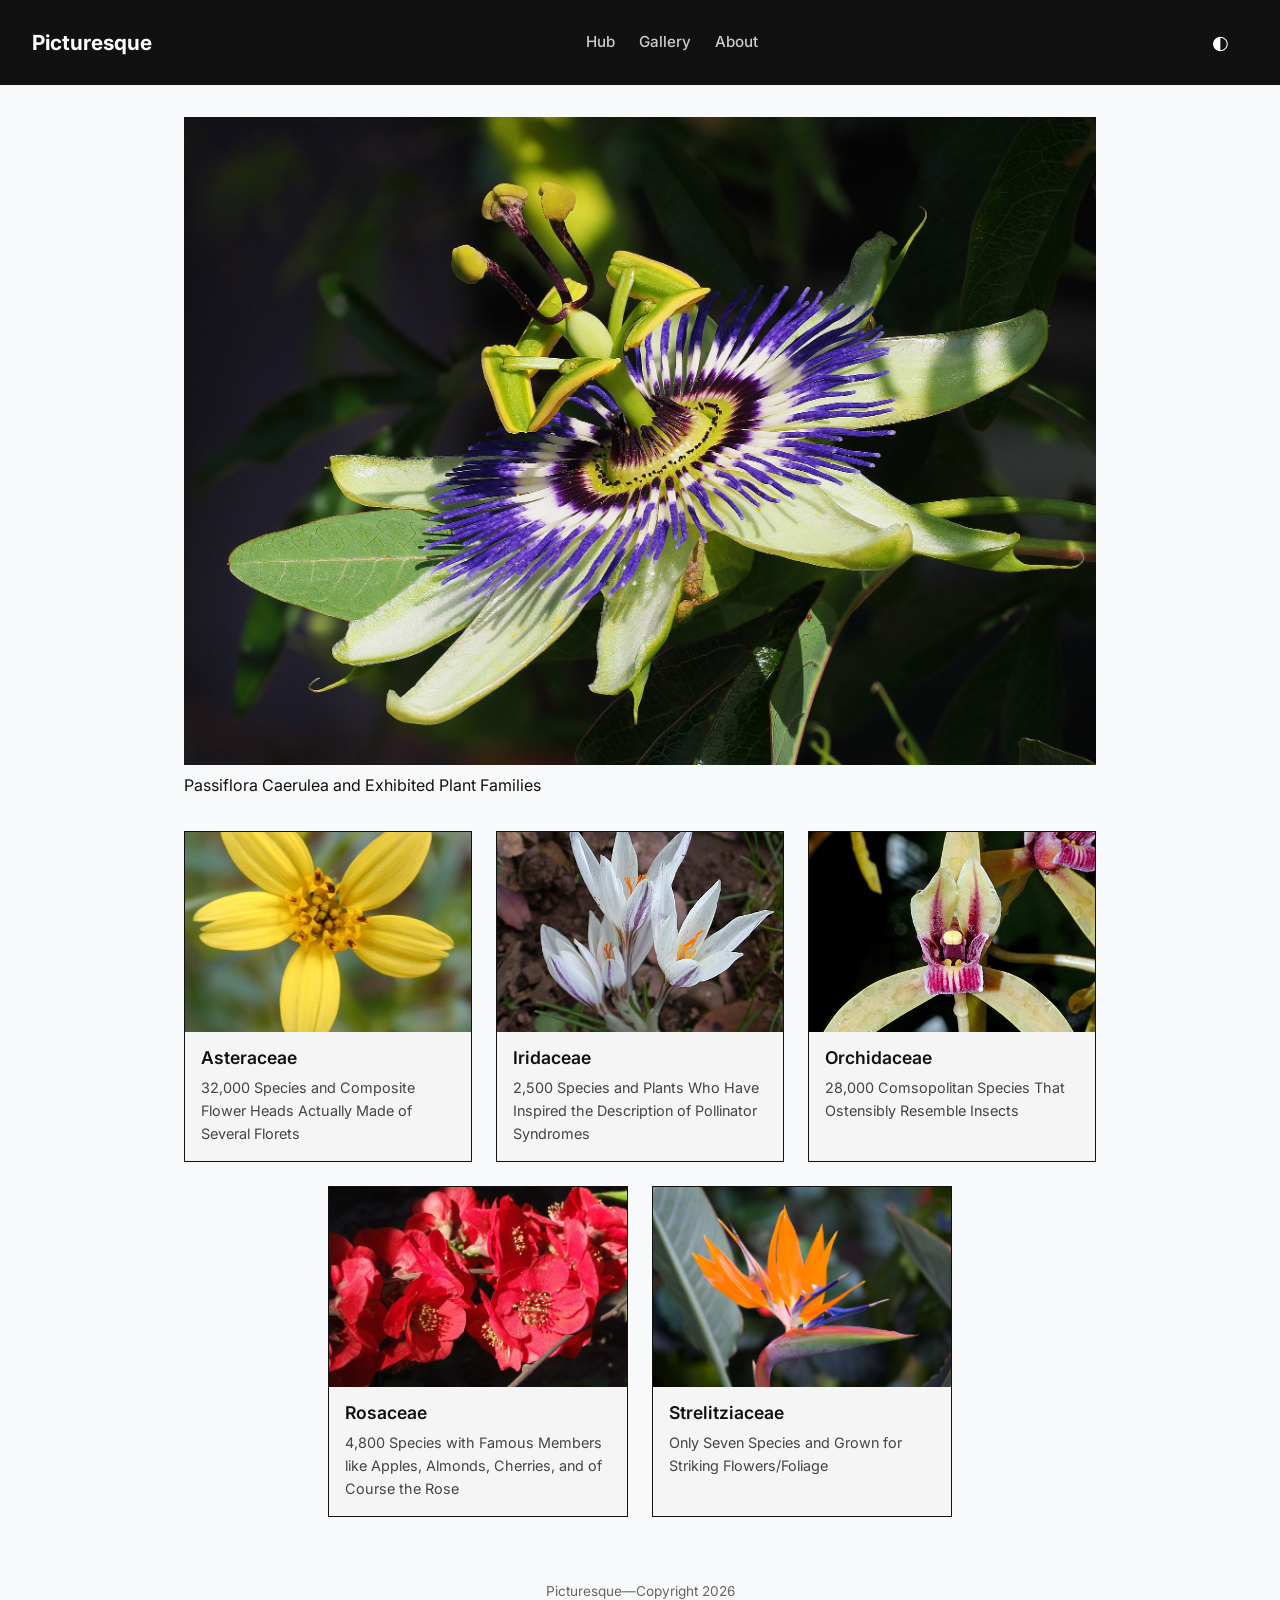
<file: index.html>
<!DOCTYPE html>
<html lang="en" data-theme="light">
<head>
  <meta charset="UTF-8">
  <meta name="viewport" content="width=device-width, initial-scale=1.0">
  <title>Picturesque</title>
  <link rel="stylesheet" href="style.css">
</head>
<body>
  <header>
    <a href="index.html" class="logo">Picturesque</a>
    <nav>
      <a href="index.html">Hub</a>
      <a href="gallery.html">Gallery</a>
      <a href="about.html">About</a>
    </nav>
  </header>
  <main>
    <section>
      <img src="hero.jpg" alt="Passiflora">
      <p>Passiflora Caerulea and Exhibited Plant Families</p>
    </section>
    <section class="cards">
      <div class="card"><img src="Asteraceae.jpg" alt="Asteraceae"><h3>Asteraceae</h3><p>32,000 Species and Composite Flower Heads Actually Made of Several Florets</p></div>
      <div class="card"><img src="Iridaceae.jpg" alt="Iridaceae"><h3>Iridaceae</h3><p>2,500 Species and Plants Who Have Inspired the Description of Pollinator Syndromes</p></div>
      <div class="card"><img src="Orchidaceae.jpg" alt="Orchidaceae"><h3>Orchidaceae</h3><p>28,000 Comsopolitan Species That Ostensibly Resemble Insects</p></div>
      <div class="card"><img src="Rosaceae.jpg" alt="Rosaceae"><h3>Rosaceae</h3><p>4,800 Species with Famous Members like Apples, Almonds, Cherries, and of Course the Rose</p></div>
      <div class="card"><img src="Strelitziaceae.jpg" alt="Strelitziaceae"><h3>Strelitziaceae</h3><p>Only Seven Species and Grown for Striking Flowers/Foliage</p></div>
    </section>
  </main>
  <footer>Picturesque—Copyright 2026</footer>
  <script src="script.js"></script>
</body>
</html>
</file>
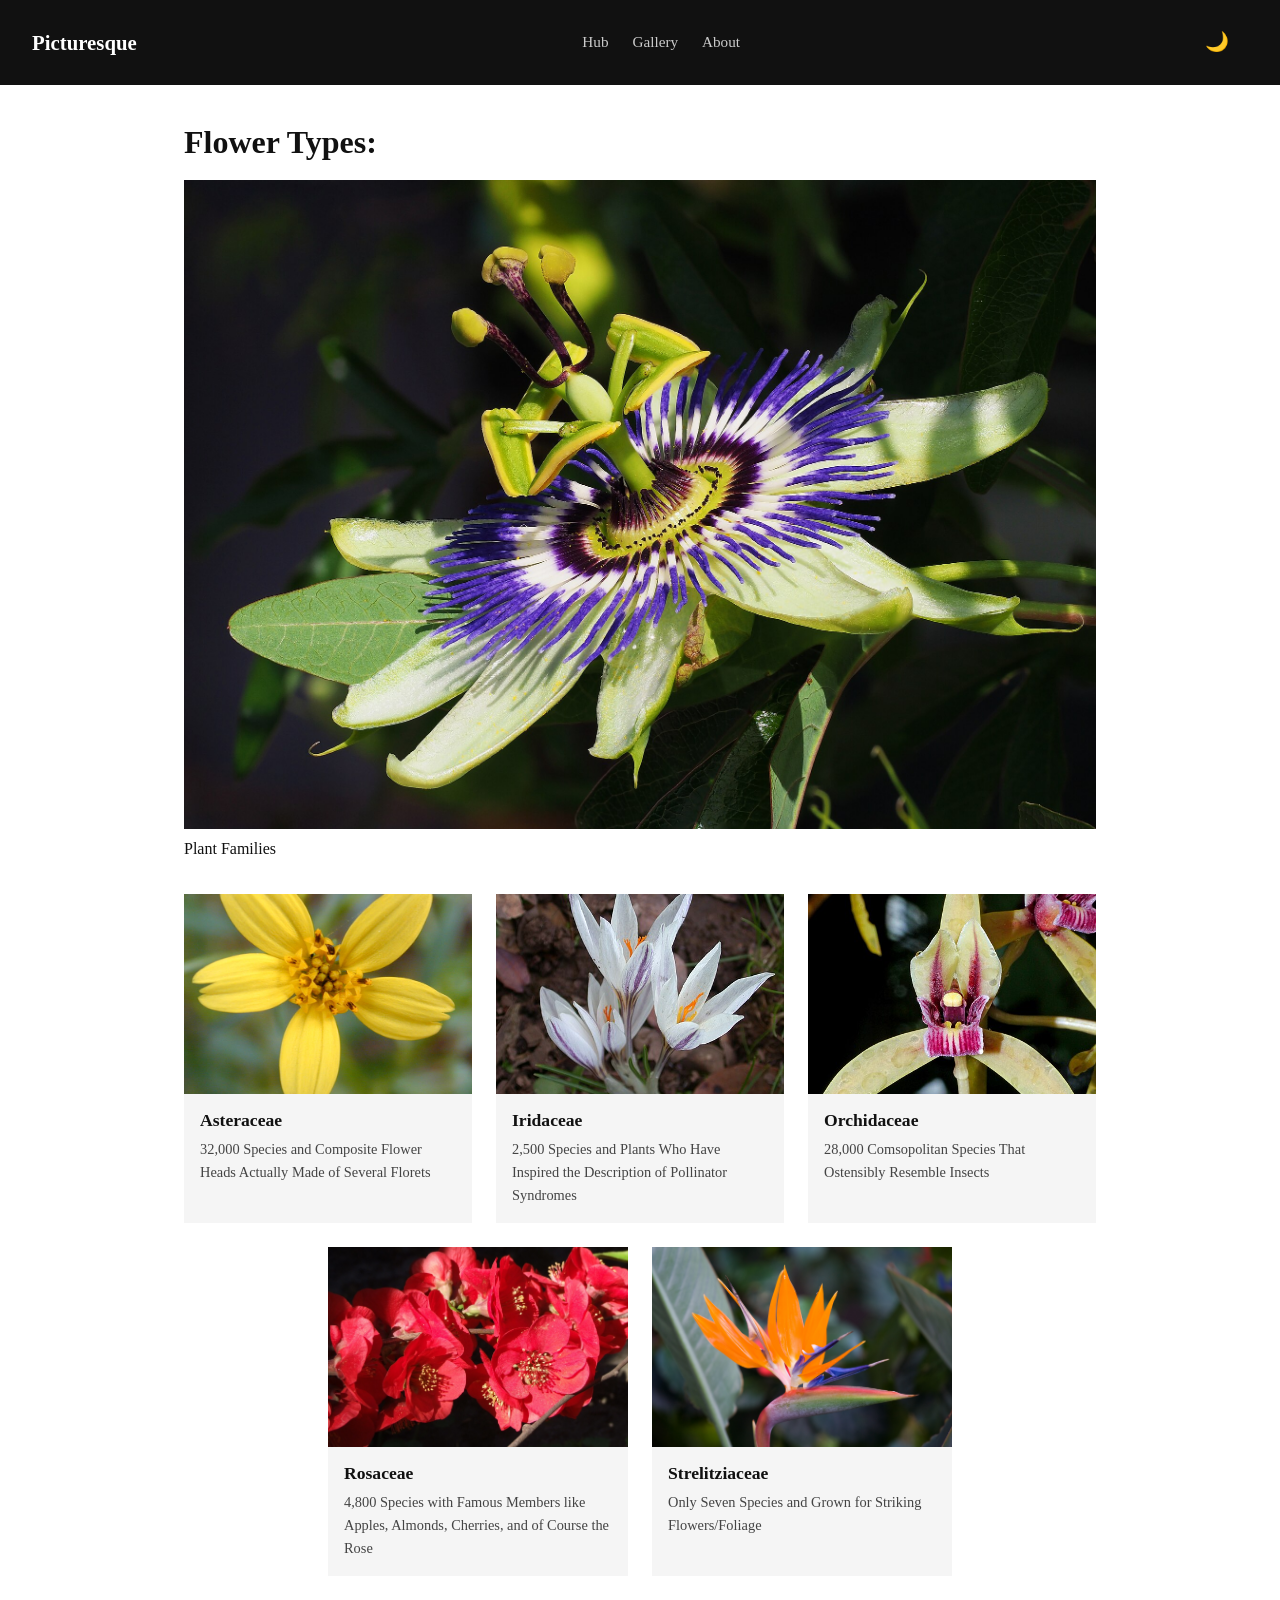
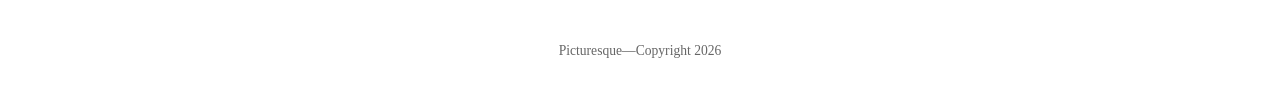
<file: src/index.html>
<!DOCTYPE html>
<html lang="en" data-theme="light">
<head>
  <meta charset="UTF-8">
  <meta name="viewport" content="width=device-width, initial-scale=1.0">
  <title>Picturesque</title>
  <link rel="stylesheet" href="style.css">
</head>
<body>
  <header>
    <a href="index.html" class="logo">Picturesque</a>
    <nav>
      <a href="index.html">Hub</a>
      <a href="gallery.html">Gallery</a>
      <a href="about.html">About</a>
    </nav>
  </header>
  <main>
    <section>
      <h1>Flower Types:</h1>
      <img src="hero.jpg" alt="Passiflora">
      <p>Plant Families</p>
    </section>
    <section class="cards">
      <div class="card"><img src="Asteraceae.jpg" alt="Asteraceae"><h3>Asteraceae</h3><p>32,000 Species and Composite Flower Heads Actually Made of Several Florets</p></div>
      <div class="card"><img src="Iridaceae.jpg" alt="Iridaceae"><h3>Iridaceae</h3><p>2,500 Species and Plants Who Have Inspired the Description of Pollinator Syndromes</p></div>
      <div class="card"><img src="Orchidaceae.jpg" alt="Orchidaceae"><h3>Orchidaceae</h3><p>28,000 Comsopolitan Species That Ostensibly Resemble Insects</p></div>
      <div class="card"><img src="Rosaceae.jpg" alt="Rosaceae"><h3>Rosaceae</h3><p>4,800 Species with Famous Members like Apples, Almonds, Cherries, and of Course the Rose</p></div>
      <div class="card"><img src="Strelitziaceae.jpg" alt="Strelitziaceae"><h3>Strelitziaceae</h3><p>Only Seven Species and Grown for Striking Flowers/Foliage</p></div>
    </section>
  </main>
  <footer>Picturesque—Copyright 2026</footer>
  <script src="script.js"></script>
</body>
</html>
</file>
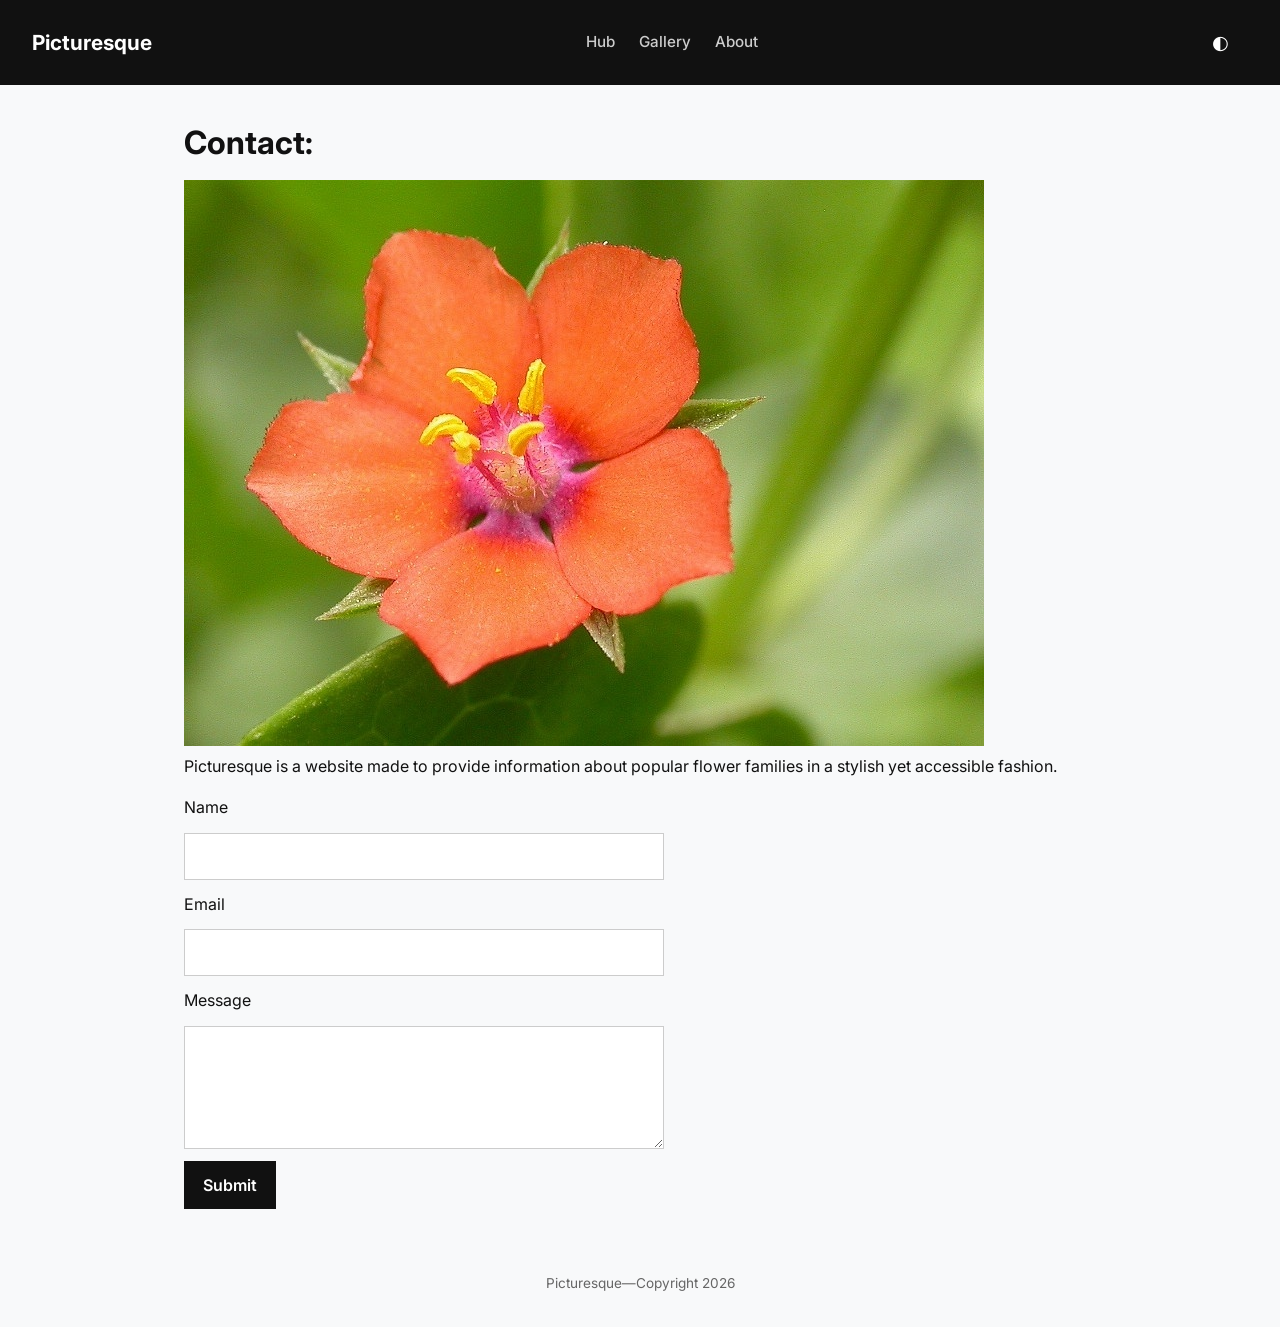
<file: about.html>
<!DOCTYPE html>
<html lang="en" data-theme="light">
<head>
  <meta charset="UTF-8">
  <meta name="viewport" content="width=device-width, initial-scale=1.0">
  <title>Picturesque</title>
  <link rel="stylesheet" href="style.css">
</head>
<body>
  <header>
    <a href="index.html" class="logo">Picturesque</a>
    <nav>
      <a href="index.html">Hub</a>
      <a href="gallery.html">Gallery</a>
      <a href="about.html">About</a>
    </nav>
  </header>
  <main>
    <section>
      <h1>Contact:</h1>
      <img src="about.jpg" alt="about">
      <p>Picturesque is a website made to provide information about popular flower families in a stylish yet accessible fashion.</p>
      <form>
        <label for="name">Name</label>
        <input type="text" id="name" required>
        <label for="email">Email</label>
        <input type="email" id="email" required>
        <label for="message">Message</label>
        <textarea id="message" rows="4" required></textarea>
        <button type="submit">Submit</button>
      </form>
    </section>
  </main>
  <footer>Picturesque—Copyright 2026</footer>
  <script src="script.js"></script>
</body>
</html>
</file>
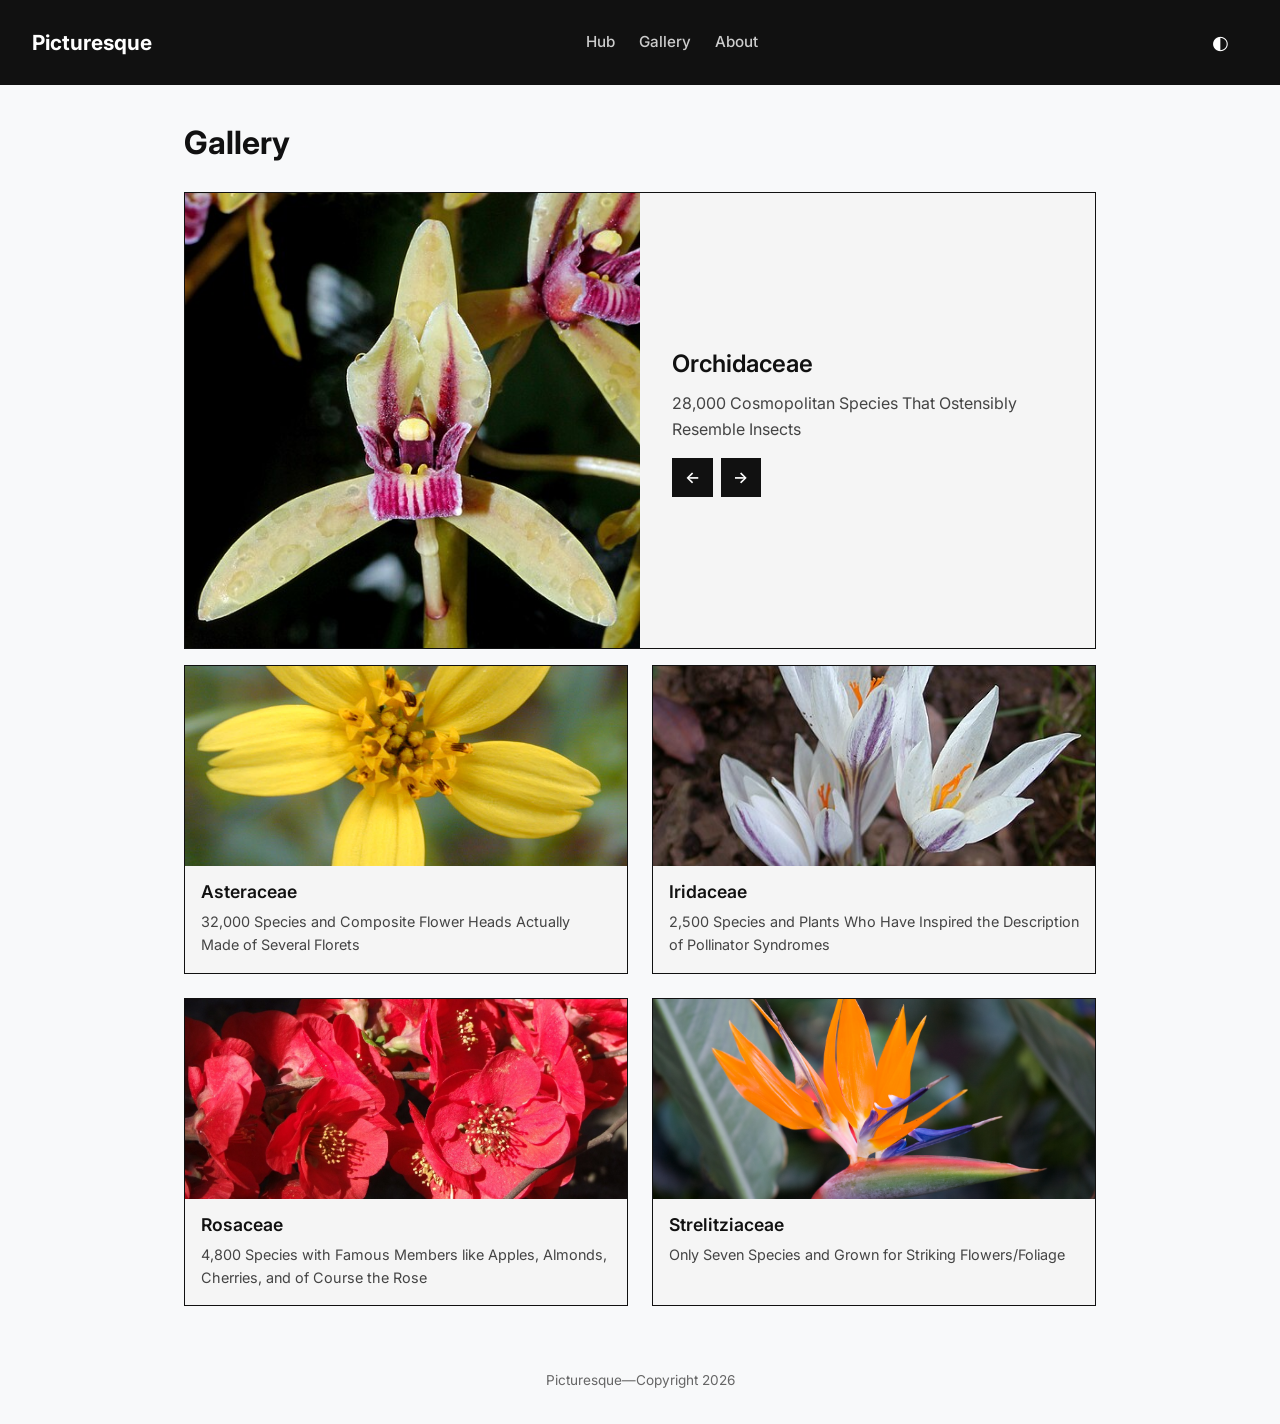
<file: gallery.html>
<!DOCTYPE html>
<html lang="en" data-theme="light">
<head>
  <meta charset="UTF-8">
  <meta name="viewport" content="width=device-width, initial-scale=1.0">
  <title>Picturesque</title>
  <link rel="stylesheet" href="style.css">
</head>
<body>
  <header>
    <a href="index.html" class="logo">Picturesque</a>
    <nav>
      <a href="index.html">Hub</a>
      <a href="gallery.html">Gallery</a>
      <a href="about.html">About</a>
    </nav>
  </header>
  <main>
    <section class="gallery-feature" id="feature">
      <h1>Gallery</h1>
      <div class="card feature">
        <img src="Orchidaceae.jpg" alt="Orchidaceae" id="feature-img">
        <div class="card-text">
          <h3 id="feature-title">Orchidaceae</h3>
          <p id="feature-desc">28,000 Cosmopolitan Species That Ostensibly Resemble Insects</p>
          <div class="cycle-btns">
            <button id="prev" aria-label="Previous">←</button>
            <button id="next" aria-label="Next">→</button>
          </div>
        </div>
      </div>
    </section>
    <section class="gallery-grid">
      <div class="card"><img src="Asteraceae.jpg" alt="Asteraceae"><h3>Asteraceae</h3><p>32,000 Species and Composite Flower Heads Actually Made of Several Florets</p></div>
      <div class="card"><img src="Iridaceae.jpg" alt="Iridaceae"><h3>Iridaceae</h3><p>2,500 Species and Plants Who Have Inspired the Description of Pollinator Syndromes</p></div>
      <div class="card"><img src="Rosaceae.jpg" alt="Rosaceae"><h3>Rosaceae</h3><p>4,800 Species with Famous Members like Apples, Almonds, Cherries, and of Course the Rose</p></div>
      <div class="card"><img src="Strelitziaceae.jpg" alt="Strelitziaceae"><h3>Strelitziaceae</h3><p>Only Seven Species and Grown for Striking Flowers/Foliage</p></div>
    </section>
  </main>
  <footer>Picturesque—Copyright 2026</footer>
  <script src="script.js"></script>
</body>
</html>
</file>
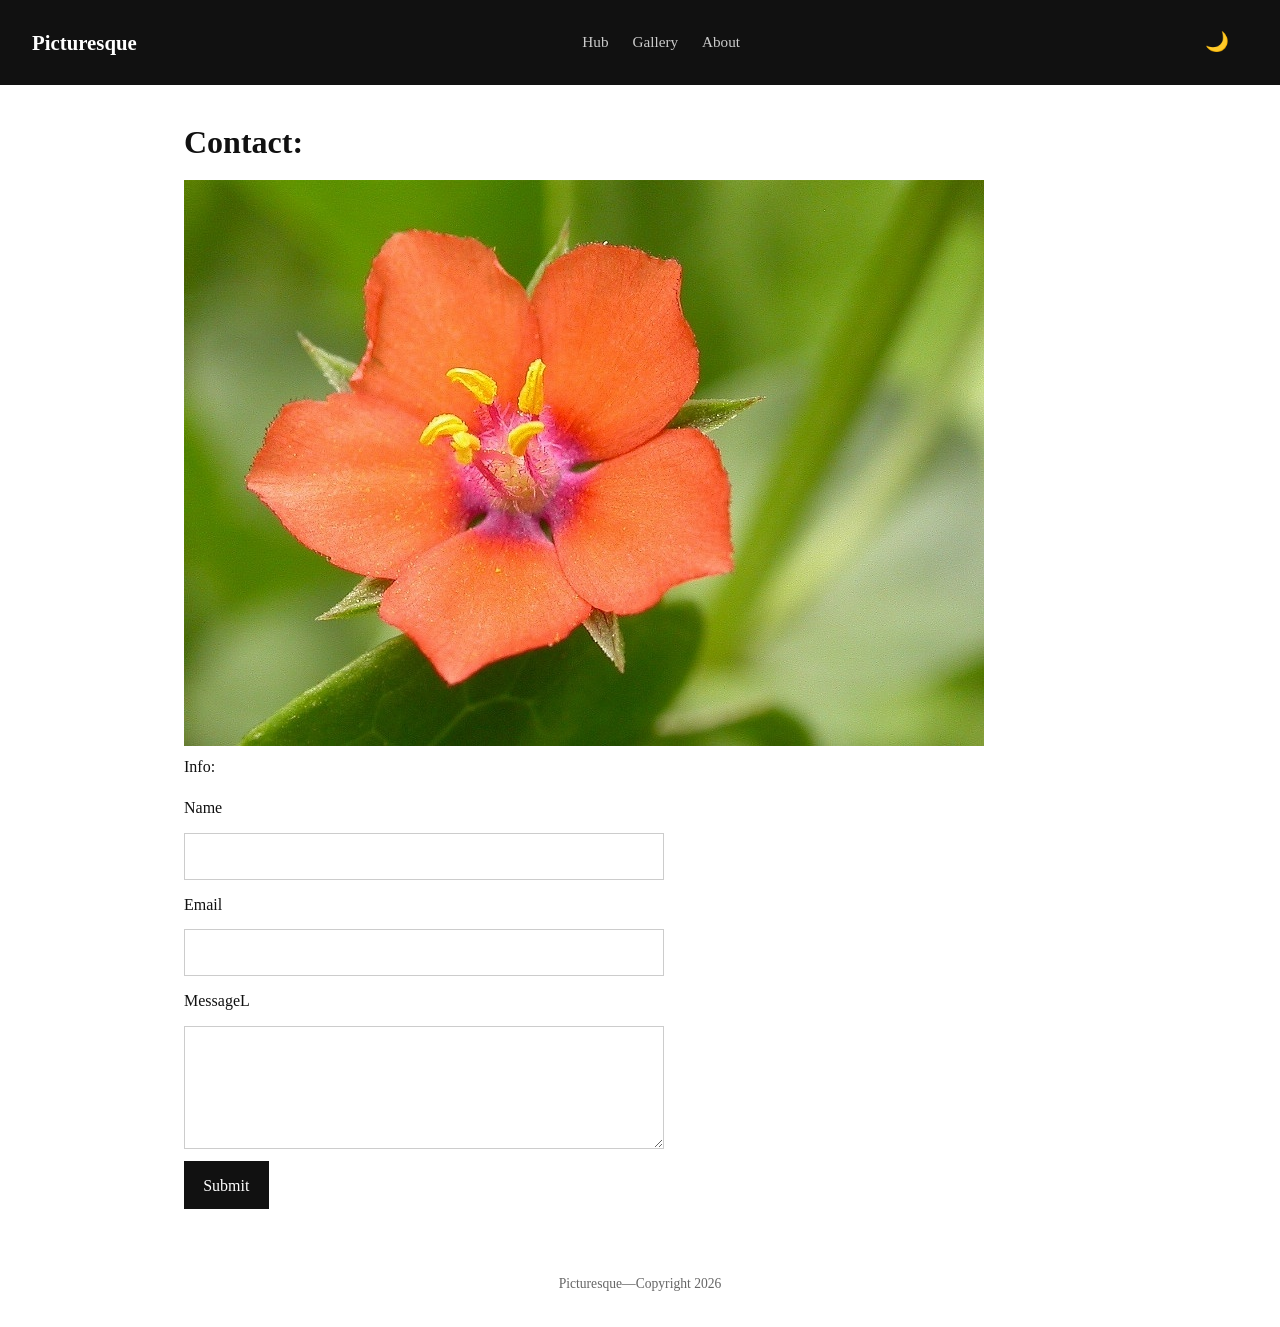
<file: src/about.html>
<!DOCTYPE html>
<html lang="en" data-theme="light">
<head>
  <meta charset="UTF-8">
  <meta name="viewport" content="width=device-width, initial-scale=1.0">
  <title>Picturesque</title>
  <link rel="stylesheet" href="style.css">
</head>
<body>
  <header>
    <a href="index.html" class="logo">Picturesque</a>
    <nav>
      <a href="index.html">Hub</a>
      <a href="gallery.html">Gallery</a>
      <a href="about.html">About</a>
    </nav>
  </header>
  <main>
    <section>
      <h1>Contact:</h1>
      <img src="about.jpg" alt="PLACEHOLDER_ALT">
      <p>Info:</p>
      <form>
        <label for="name">Name</label>
        <input type="text" id="name" required>
        <label for="email">Email</label>
        <input type="email" id="email" required>
        <label for="message">MessageL</label>
        <textarea id="message" rows="4" required></textarea>
        <button type="submit">Submit</button>
      </form>
    </section>
  </main>
  <footer>Picturesque—Copyright 2026</footer>
  <script src="script.js"></script>
</body>
</html>
</file>
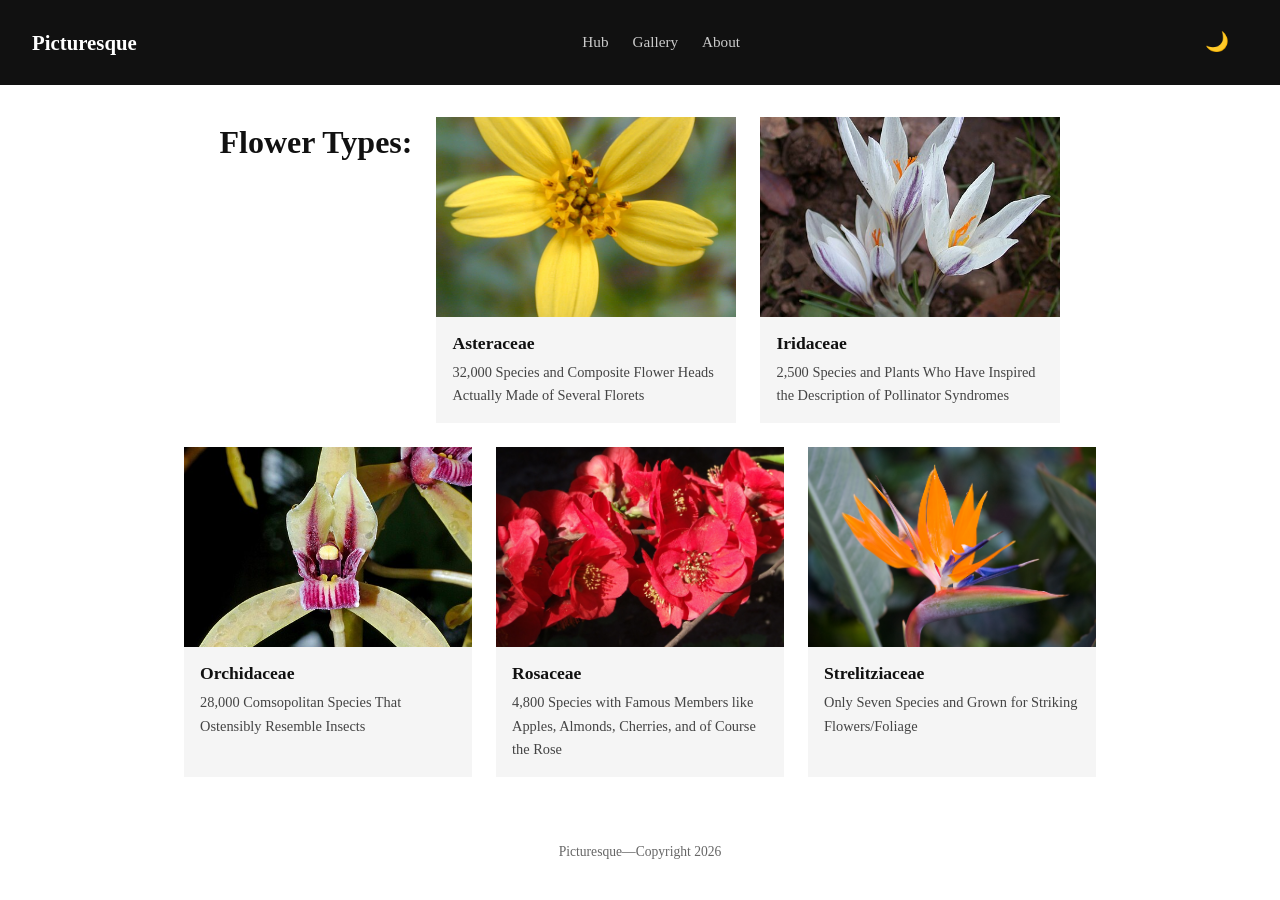
<file: src/gallery.html>
<!DOCTYPE html>
<html lang="en" data-theme="light">
<head>
  <meta charset="UTF-8">
  <meta name="viewport" content="width=device-width, initial-scale=1.0">
  <title>Picturesque</title>
  <link rel="stylesheet" href="style.css">
</head>
<body>
  <header>
    <a href="index.html" class="logo">Picturesque</a>
    <nav>
      <a href="index.html">Hub</a>
      <a href="gallery.html">Gallery</a>
      <a href="about.html">About</a>
    </nav>
  </header>
  <main>
    <section class="cards">
      <h1>Flower Types:</h1>
      <div class="card"><img src="Asteraceae.jpg" alt="Asteraceae"><h3>Asteraceae</h3><p>32,000 Species and Composite Flower Heads Actually Made of Several Florets</p></div>
      <div class="card"><img src="Iridaceae.jpg" alt="Iridaceae"><h3>Iridaceae</h3><p>2,500 Species and Plants Who Have Inspired the Description of Pollinator Syndromes</p></div>
      <div class="card"><img src="Orchidaceae.jpg" alt="Orchidaceae"><h3>Orchidaceae</h3><p>28,000 Comsopolitan Species That Ostensibly Resemble Insects</p></div>
      <div class="card"><img src="Rosaceae.jpg" alt="Rosaceae"><h3>Rosaceae</h3><p>4,800 Species with Famous Members like Apples, Almonds, Cherries, and of Course the Rose</p></div>
      <div class="card"><img src="Strelitziaceae.jpg" alt="Strelitziaceae"><h3>Strelitziaceae</h3><p>Only Seven Species and Grown for Striking Flowers/Foliage</p></div>
    </section>
  </main>
  <footer>Picturesque—Copyright 2026</footer>
  <script src="script.js"></script>
</body>
</html>
</file>
<file: style.css>
@import url('https://fonts.googleapis.com/css2?family=Inter:wght@400;600;700&display=swap');

* {
  margin: 0;
  box-sizing: border-box;
}
body {
  font: 1rem/1.6 Inter, system-ui, sans-serif;
  background: #f8f9fa;
  color: #111;
}
header {
  display: flex;
  align-items: center;
  justify-content: space-between;
  position: sticky;
  top: 0;
  padding: 1rem 2rem;
  background: #111;
  color: #fff;
}
.logo {
  font-size: 1.3rem;
  font-weight: 700;
  color: #fff;
  text-decoration: none;
}
nav {
  display: flex;
  gap: 1.5rem;
}
nav a {
  color: #ccc;
  text-decoration: none;
  font-size: 0.95rem;
  font-weight: 500;
}
nav a:hover {
  color: #b7e4c7;
}
section {
  max-width: 960px;
  margin: 2rem auto;
  padding: 0 1.5rem;
}
.cards {
  display: flex;
  flex-wrap: wrap;
  gap: 1.5rem;
  justify-content: center;
}
.card {
  flex: 1 1 260px;
  max-width: 300px;
  background: #f5f5f5;
  border: 1px solid #111;
}
.card img {
  width: 100%;
  height: 200px;
  object-fit: cover;
  display: block;
}
.card h3 {
  font-size: 1.1rem;
  font-weight: 600;
  margin: 0.75rem 1rem 0.25rem;
}
.card p {
  font-size: 0.9rem;
  margin: 0 1rem 1rem;
  color: #444;
}
h1 {
  font-size: 2rem;
  font-weight: 700;
  margin-bottom: 0.75rem;
}
p {
  margin-bottom: 1rem;
}
img {
  max-width: 100%;
  height: auto;
}
form {
  display: flex;
  flex-direction: column;
  gap: 0.75rem;
  max-width: 480px;
}
input, textarea {
  padding: 0.6rem;
  border: 1px solid #ccc;
  font: inherit;
}
button {
  padding: 0.7rem 1.2rem;
  background: #111;
  color: #fff;
  border: none;
  cursor: pointer;
  font: inherit;
  font-weight: 600;
  align-self: flex-start;
}
button:hover {
  background: #2d6a4f;
}
footer {
  text-align: center;
  padding: 2rem;
  font-size: 0.85rem;
  color: #666;
}
.gallery-feature {
  max-width: 960px;
  margin: 2rem auto 1rem;
  padding: 0 1.5rem;
}
.gallery-feature h1 {
  margin-bottom: 1.5rem;
}
.feature {
  max-width: 100%;
  flex: 1 1 100%;
  display: grid;
  grid-template-columns: 1fr 1fr;
}
.feature img {
  height: 100%;
  min-height: 300px;
}
.feature .card-text {
  display: flex;
  flex-direction: column;
  justify-content: center;
  padding: 2rem;
}
.feature h3 {
  font-size: 1.5rem;
  margin: 0 0 0.5rem;
}
.feature p {
  font-size: 1rem;
  margin: 0;
}
.gallery-grid {
  display: grid;
  grid-template-columns: repeat(2, 1fr);
  gap: 1.5rem;
  max-width: 960px;
  margin: 1rem auto 2rem;
  padding: 0 1.5rem;
}
.gallery-grid .card {
  max-width: 100%;
}
@media (max-width: 600px) {
  .feature {
    grid-template-columns: 1fr;
  }
  .feature img {
    min-height: 200px;
  }
  .gallery-grid {
    grid-template-columns: 1fr;
  }
}
[data-theme="dark"] body {
  background: #111;
  color: #d8f3dc;
}
[data-theme="dark"] header {
  background: #000;
}
[data-theme="dark"] .card {
  background: #1a1a1a;
  border-color: #d8f3dc;
}
[data-theme="dark"] .card p {
  color: #b7e4c7;
}
[data-theme="dark"] input,
[data-theme="dark"] textarea {
  background: #1a1a1a;
  border-color: #2d6a4f;
  color: #d8f3dc;
}
[data-theme="dark"] button {
  background: #2d6a4f;
  color: #fff;
}
[data-theme="dark"] button:hover {
  background: #40916c;
}
[data-theme="dark"] footer {
  color: #95d5b2;
}
.theme-btn {
  background: none;
  border: none;
  color: #fff;
  font-size: 1.2rem;
  cursor: pointer;
}
.cycle-btns {
  display: flex;
  gap: 0.5rem;
  margin-top: 1rem;
}
.cycle-btns button {
  padding: 0.4rem 0.8rem;
  background: #111;
  color: #fff;
  border: none;
  cursor: pointer;
  font-size: 1rem;
}
.cycle-btns button:hover {
  background: #2d6a4f;
}
[data-theme="dark"] .cycle-btns button {
  background: #2d6a4f;
}
[data-theme="dark"] .cycle-btns button:hover {
  background: #40916c;
}
@media (max-width: 600px) {
  header {
    flex-direction: column;
    gap: 0.5rem;
    padding: 1rem;
  }
  .card {
    max-width: 100%;
  }
  form {
    max-width: 100%;
  }
}
</file>
<file: src/style.css>
* {
  margin: 0;
  box-sizing: border-box;
}
body {
  font: 1rem/1.6 Georgia, serif;
  background: #fff;
  color: #111;
}
header {
  display: flex;
  align-items: center;
  justify-content: space-between;
  position: sticky;
  top: 0;
  padding: 1rem 2rem;
  background: #111;
  color: #fff;
}
.logo {
  font-size: 1.3rem;
  font-weight: bold;
  color: #fff;
  text-decoration: none;
}
nav {
  display: flex;
  gap: 1.5rem;
}
nav a {
  color: #ccc;
  text-decoration: none;
  font-size: 0.95rem;
}
nav a:hover {
  color: #b7e4c7;
}
section {
  max-width: 960px;
  margin: 2rem auto;
  padding: 0 1.5rem;
}
.cards {
  display: flex;
  flex-wrap: wrap;
  gap: 1.5rem;
  justify-content: center;
}
.card {
  flex: 1 1 260px;
  max-width: 300px;
  background: #f5f5f5;
}
.card img {
  width: 100%;
  height: 200px;
  object-fit: cover;
  display: block;
}
.card h3 {
  font-size: 1.1rem;
  margin: 0.75rem 1rem 0.25rem;
}
.card p {
  font-size: 0.9rem;
  margin: 0 1rem 1rem;
  color: #444;
}
h1 {
  font-size: 2rem;
  margin-bottom: 0.75rem;
}
p {
  margin-bottom: 1rem;
}
img {
  max-width: 100%;
  height: auto;
}
form {
  display: flex;
  flex-direction: column;
  gap: 0.75rem;
  max-width: 480px;
}
input, textarea {
  padding: 0.6rem;
  border: 1px solid #ccc;
  font: inherit;
}
button {
  padding: 0.7rem 1.2rem;
  background: #111;
  color: #fff;
  border: none;
  cursor: pointer;
  font: inherit;
  align-self: flex-start;
}
button:hover {
  background: #2d6a4f;
}
footer {
  text-align: center;
  padding: 2rem;
  font-size: 0.85rem;
  color: #666;
}
[data-theme="dark"] body {
  background: #111;
  color: #d8f3dc;
}
[data-theme="dark"] header {
  background: #000;
}
[data-theme="dark"] .card {
  background: #1a1a1a;
}
[data-theme="dark"] .card p {
  color: #b7e4c7;
}
[data-theme="dark"] input,
[data-theme="dark"] textarea {
  background: #1a1a1a;
  border-color: #2d6a4f;
  color: #d8f3dc;
}
[data-theme="dark"] button {
  background: #2d6a4f;
  color: #fff;
}
[data-theme="dark"] button:hover {
  background: #40916c;
}
[data-theme="dark"] footer {
  color: #95d5b2;
}
.theme-btn {
  background: none;
  border: none;
  color: #fff;
  font-size: 1.2rem;
  cursor: pointer;
}
@media (max-width: 600px) {
  header {
    flex-direction: column;
    gap: 0.5rem;
    padding: 1rem;
  }
  .card {
    max-width: 100%;
  }
  form {
    max-width: 100%;
  }
}
</file>
